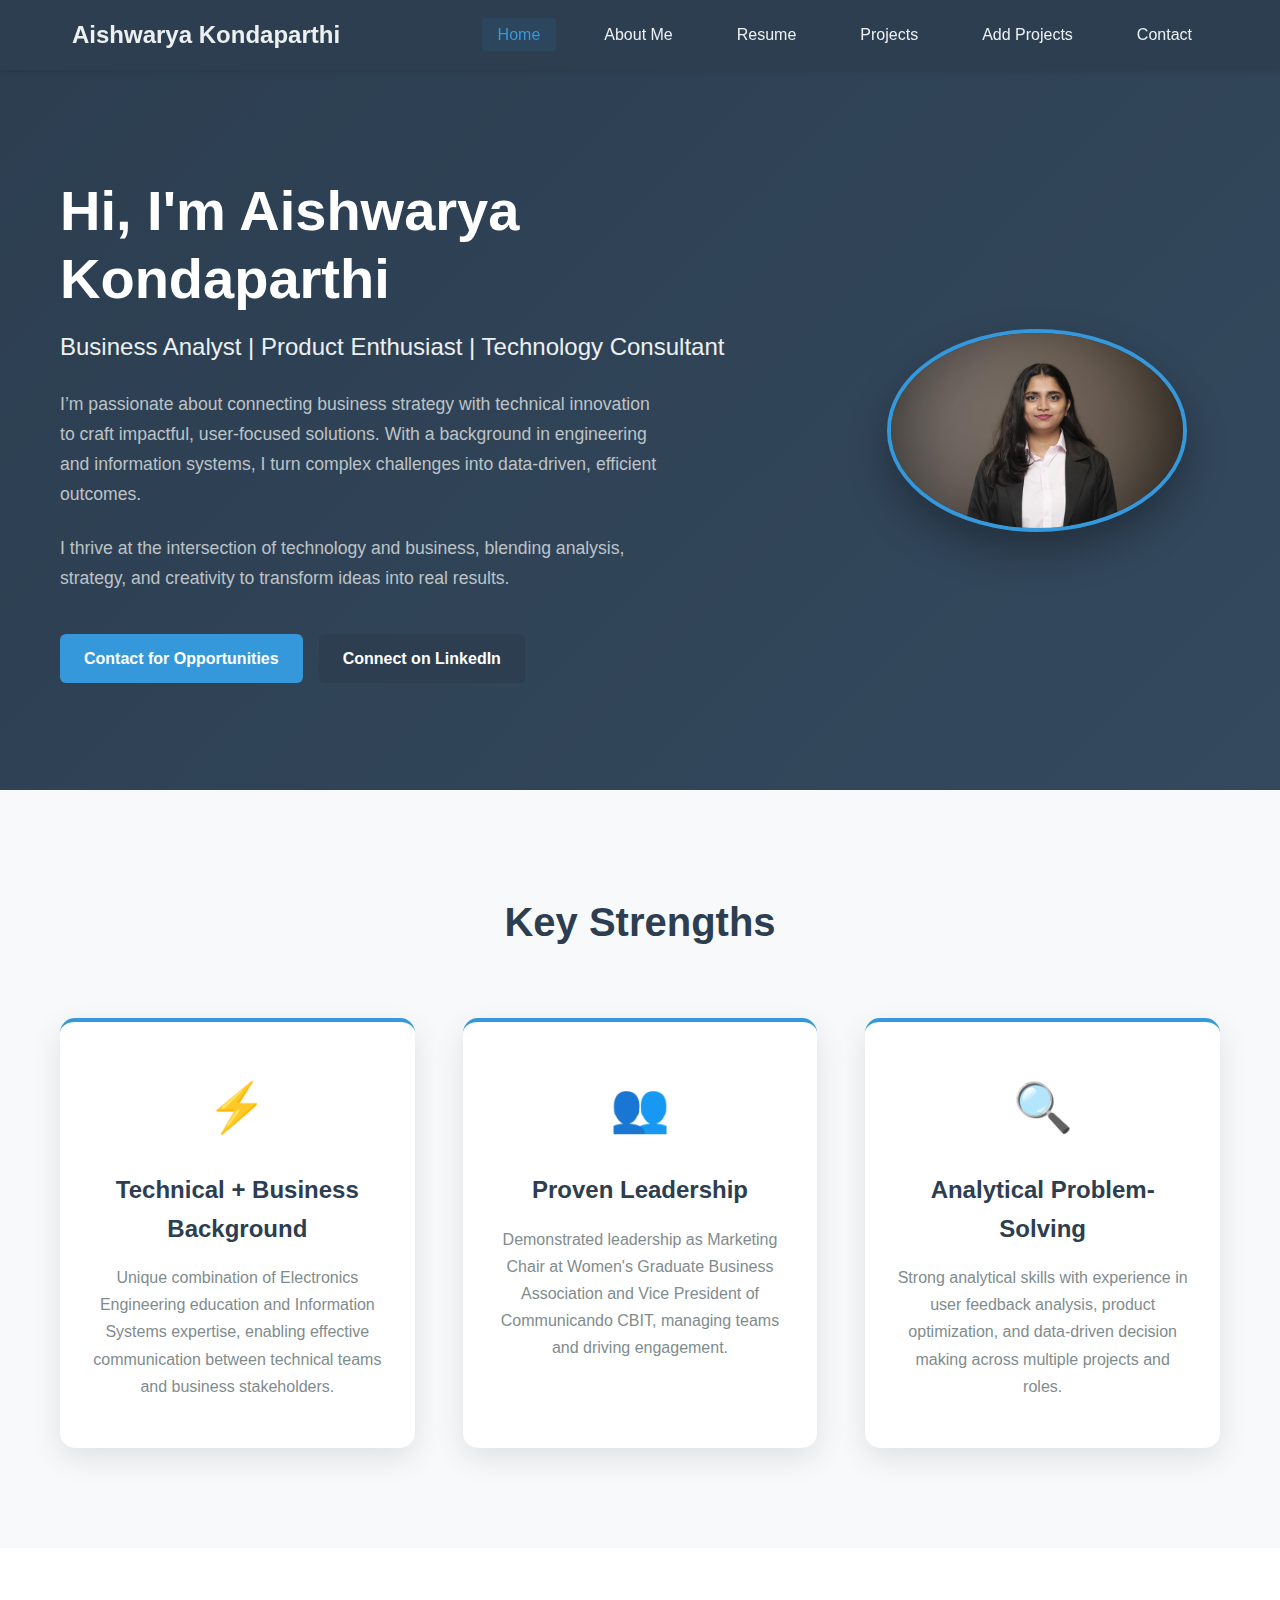
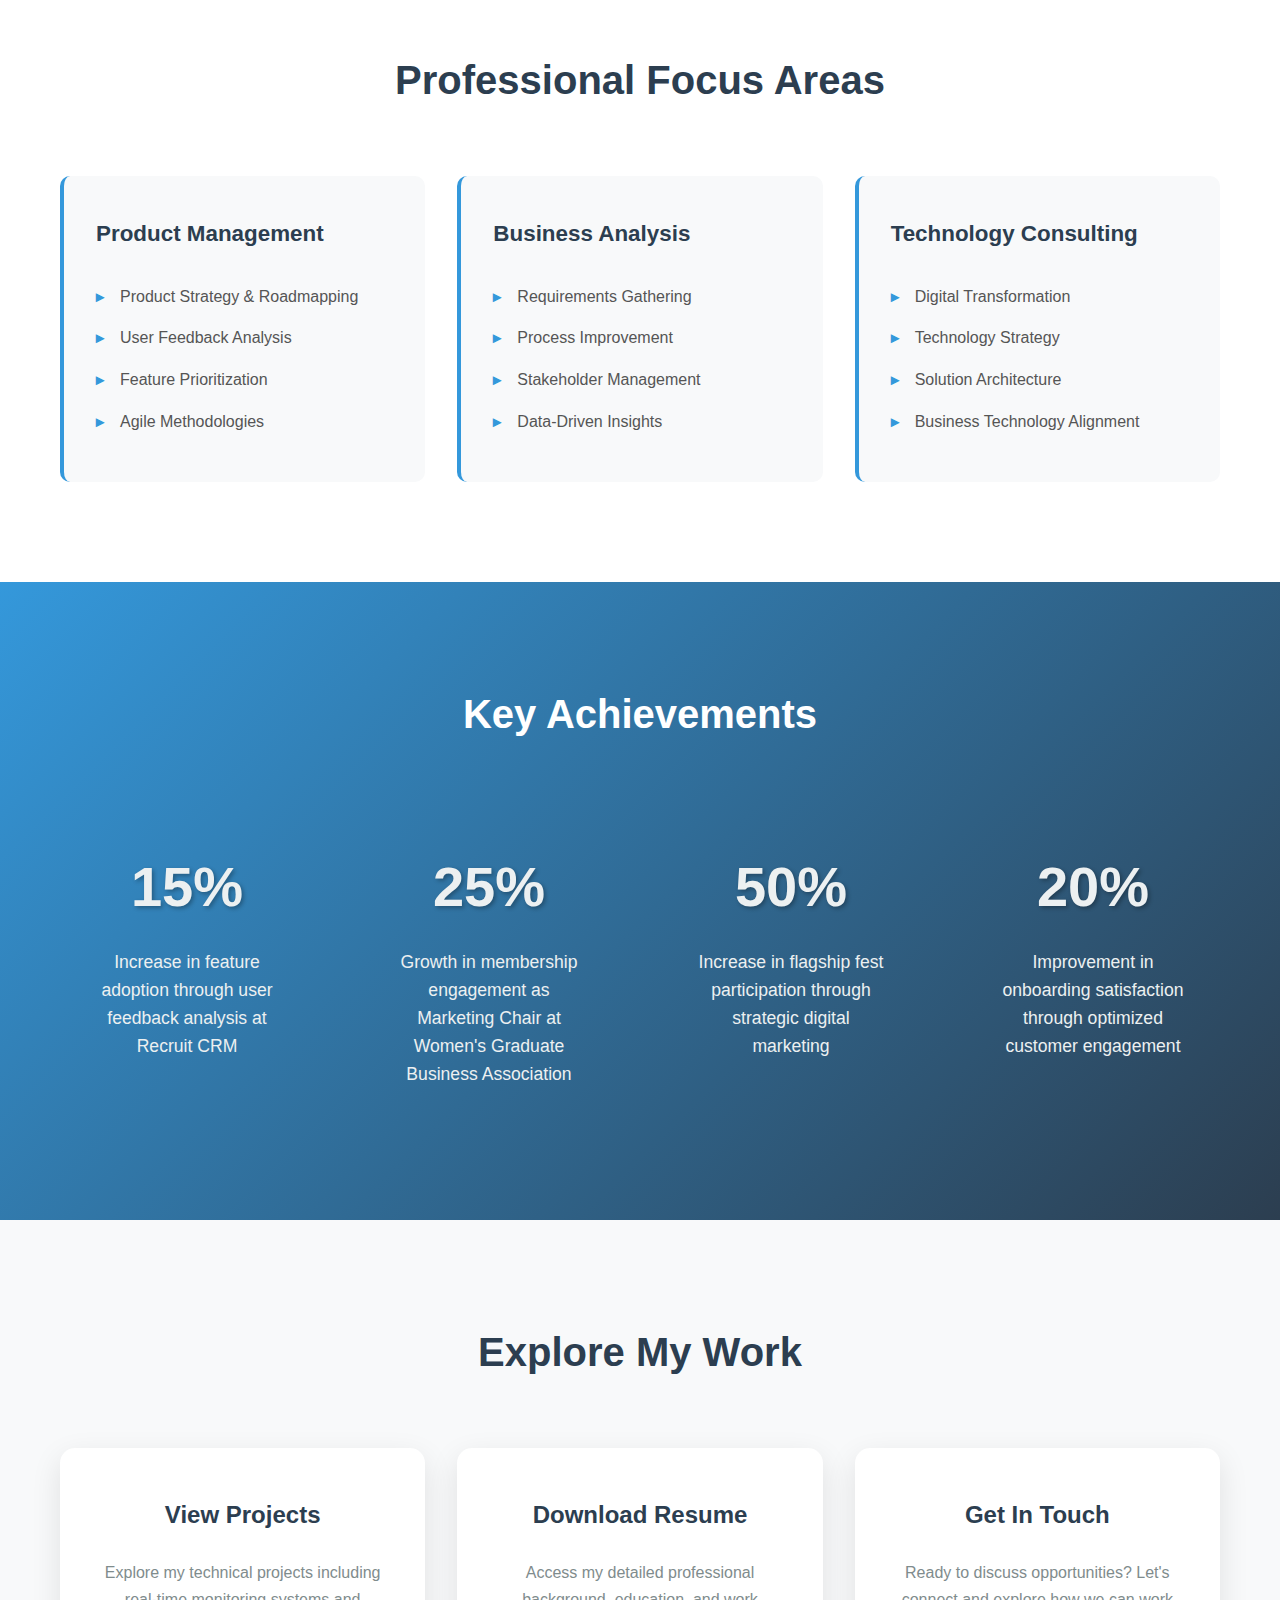
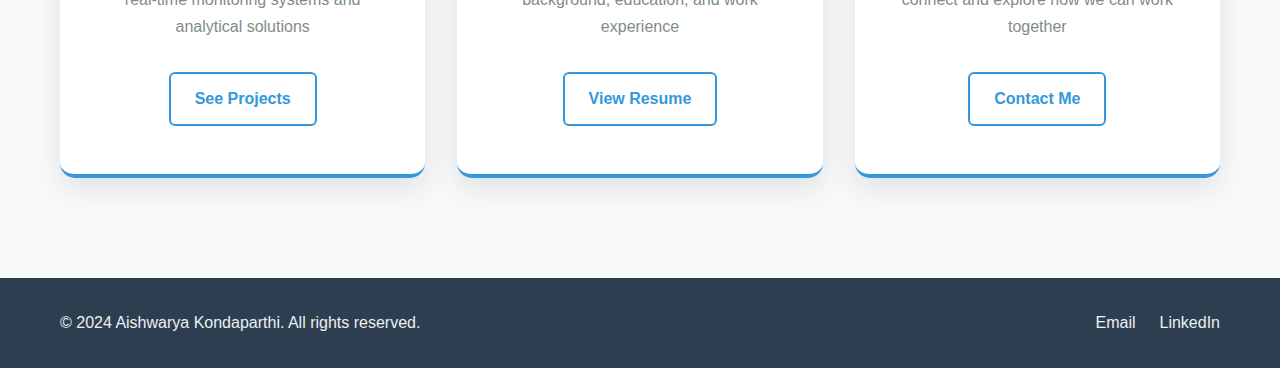
<file: templates/index.html>
<!DOCTYPE html>
<html lang="en">
<head>
    <meta charset="UTF-8">
    <meta name="viewport" content="width=device-width, initial-scale=1.0">
    <title>Aishwarya Kondaparthi - Business Analyst & Product Enthusiast</title>
    <link rel="stylesheet" href="/static/styles.css">
</head>
<body>
    <header>
        <nav>
            <div class="nav-container">
                <div class="logo">
                    <h1>Aishwarya Kondaparthi</h1>
                </div>
                <ul class="nav-menu">
                    <li><a href="/templates/index.html" class="active">Home</a></li>
                    <li><a href="/templates/about.html">About Me</a></li>
                    <li><a href="/templates/resume.html">Resume</a></li>
                    <li><a href="/templates/projects.html">Projects</a></li>
                    <li><a href="/templates/add_project.html">Add Projects</a></li>
                    <li><a href="/templates/contact.html">Contact</a></li>
                </ul>
            </div>
        </nav>
    </header>

    <main>
        <!-- Hero Section -->
        <section class="portfolio-hero">
            <div class="container">
                <div class="hero-content">
                    <div class="hero-text">
                        <h1>Hi, I'm Aishwarya Kondaparthi</h1>
                        <p class="hero-subtitle">Business Analyst | Product Enthusiast | Technology Consultant</p>
                        <p class="hero-description">I’m passionate about connecting business strategy with technical innovation to craft impactful, user-focused solutions. With a background in engineering and information systems, I turn complex challenges into data-driven, efficient outcomes.</p>
                        <p class="hero-description">I thrive at the intersection of technology and business, blending analysis, strategy, and creativity to transform ideas into real results.</p>
                        <div class="hero-buttons">
                            <a href="/templates/contact.html" class="btn btn-primary">Contact for Opportunities</a>
                            <a href="https://www.linkedin.com/in/aishwarya-kondaparthi" class="btn btn-secondary">Connect on LinkedIn</a>
                        </div>
                    </div>
                    <div class="hero-image">
                        <img src="/static/images/professional-photo.jpg" alt="Aishwarya Kondaparthi - Professional Photo" class="profile-photo" onerror="this.style.display='none';">
                    </div>
                </div>
            </div>
        </section>

        <!-- Key Strengths Section -->
        <section class="strengths-section">
            <div class="container">
                <h2>Key Strengths</h2>
                <div class="strengths-grid">
                    <div class="strength-card">
                        <div class="strength-icon">⚡</div>
                        <h3>Technical + Business Background</h3>
                        <p>Unique combination of Electronics Engineering education and Information Systems expertise, enabling effective communication between technical teams and business stakeholders.</p>
                    </div>
                    <div class="strength-card">
                        <div class="strength-icon">👥</div>
                        <h3>Proven Leadership</h3>
                        <p>Demonstrated leadership as Marketing Chair at Women's Graduate Business Association and Vice President of Communicando CBIT, managing teams and driving engagement.</p>
                    </div>
                    <div class="strength-card">
                        <div class="strength-icon">🔍</div>
                        <h3>Analytical Problem-Solving</h3>
                        <p>Strong analytical skills with experience in user feedback analysis, product optimization, and data-driven decision making across multiple projects and roles.</p>
                    </div>
                </div>
            </div>
        </section>

        <!-- Focus Areas Section -->
        <section class="focus-section">
            <div class="container">
                <h2>Professional Focus Areas</h2>
                <div class="focus-grid">
                    <div class="focus-card">
                        <h3>Product Management</h3>
                        <ul>
                            <li>Product Strategy & Roadmapping</li>
                            <li>User Feedback Analysis</li>
                            <li>Feature Prioritization</li>
                            <li>Agile Methodologies</li>
                        </ul>
                    </div>
                    <div class="focus-card">
                        <h3>Business Analysis</h3>
                        <ul>
                            <li>Requirements Gathering</li>
                            <li>Process Improvement</li>
                            <li>Stakeholder Management</li>
                            <li>Data-Driven Insights</li>
                        </ul>
                    </div>
                    <div class="focus-card">
                        <h3>Technology Consulting</h3>
                        <ul>
                            <li>Digital Transformation</li>
                            <li>Technology Strategy</li>
                            <li>Solution Architecture</li>
                            <li>Business Technology Alignment</li>
                        </ul>
                    </div>
                </div>
            </div>
        </section>

        <!-- Key Achievements Section -->
        <section class="achievements-section">
            <div class="container">
                <h2>Key Achievements</h2>
                <div class="achievements-grid">
                    <div class="achievement-item">
                        <div class="achievement-number">15%</div>
                        <p>Increase in feature adoption through user feedback analysis at Recruit CRM</p>
                    </div>
                    <div class="achievement-item">
                        <div class="achievement-number">25%</div>
                        <p>Growth in membership engagement as Marketing Chair at Women's Graduate Business Association</p>
                    </div>
                    <div class="achievement-item">
                        <div class="achievement-number">50%</div>
                        <p>Increase in flagship fest participation through strategic digital marketing</p>
                    </div>
                    <div class="achievement-item">
                        <div class="achievement-number">20%</div>
                        <p>Improvement in onboarding satisfaction through optimized customer engagement</p>
                    </div>
                </div>
            </div>
        </section>

        <!-- Quick Links Section -->
        <section class="quick-links">
            <div class="container">
                <h2>Explore My Work</h2>
                <div class="link-cards">
                    <div class="link-card">
                        <h3>View Projects</h3>
                        <p>Explore my technical projects including real-time monitoring systems and analytical solutions</p>
                        <a href="/templates/projects.html" class="btn btn-outline">See Projects</a>
                    </div>
                    <div class="link-card">
                        <h3>Download Resume</h3>
                        <p>Access my detailed professional background, education, and work experience</p>
                        <a href="/templates/resume.html" class="btn btn-outline">View Resume</a>
                    </div>
                    <div class="link-card">
                        <h3>Get In Touch</h3>
                        <p>Ready to discuss opportunities? Let's connect and explore how we can work together</p>
                        <a href="/templates/contact.html" class="btn btn-outline">Contact Me</a>
                    </div>
                </div>
            </div>
        </section>
    </main>

    <footer>
        <div class="container">
            <p>&copy; 2024 Aishwarya Kondaparthi. All rights reserved.</p>
            <div class="social-links">
                <a href="mailto:aikonda@iu.edu">Email</a>
                <a href="https://www.linkedin.com/in/aishwarya-kondaparthi">LinkedIn</a>
            </div>
        </div>
    </footer>

    <script>
        // Check if image loads successfully, if not hide the image container
        window.addEventListener('load', function() {
            const img = document.querySelector('.profile-photo');
            const imageContainer = document.querySelector('.hero-image');
            
            if (img && img.complete && img.naturalHeight === 0) {
                imageContainer.style.display = 'none';
            }
        });
    </script>
</body>
</html>
</file>
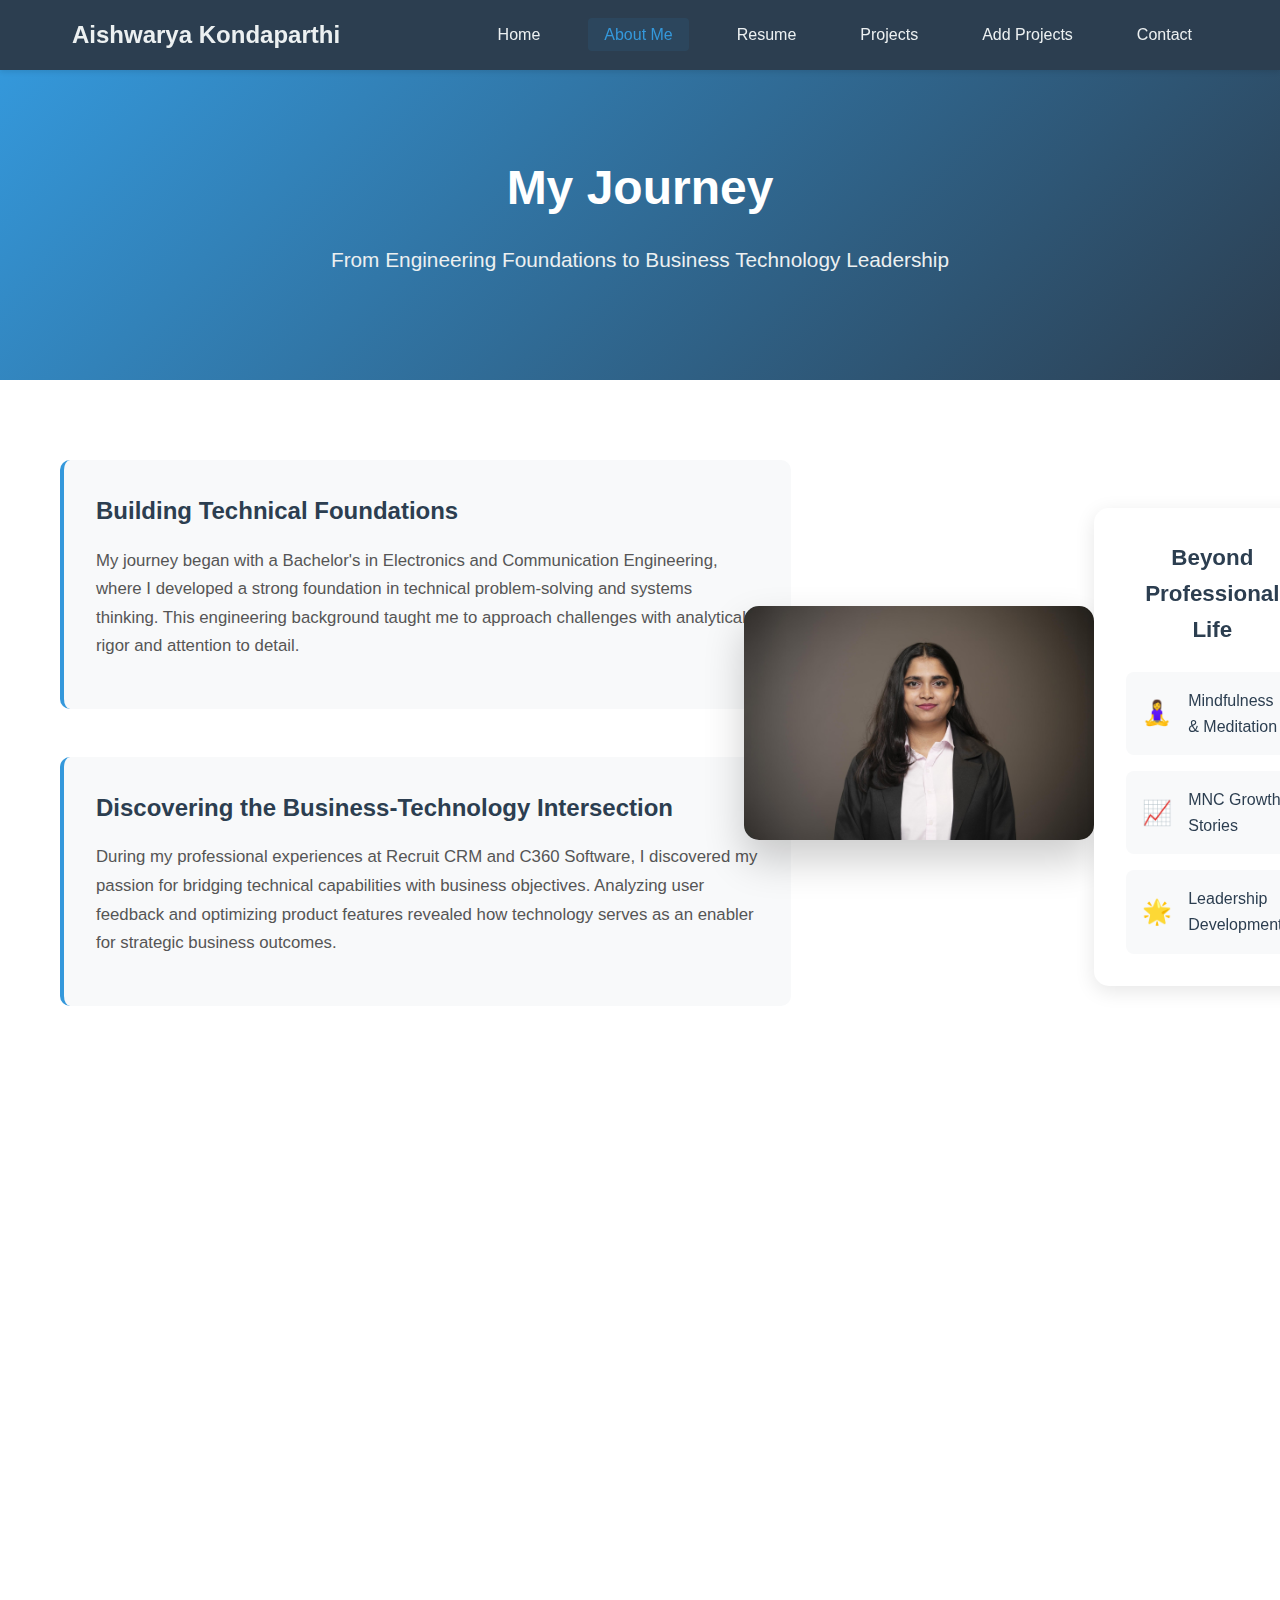
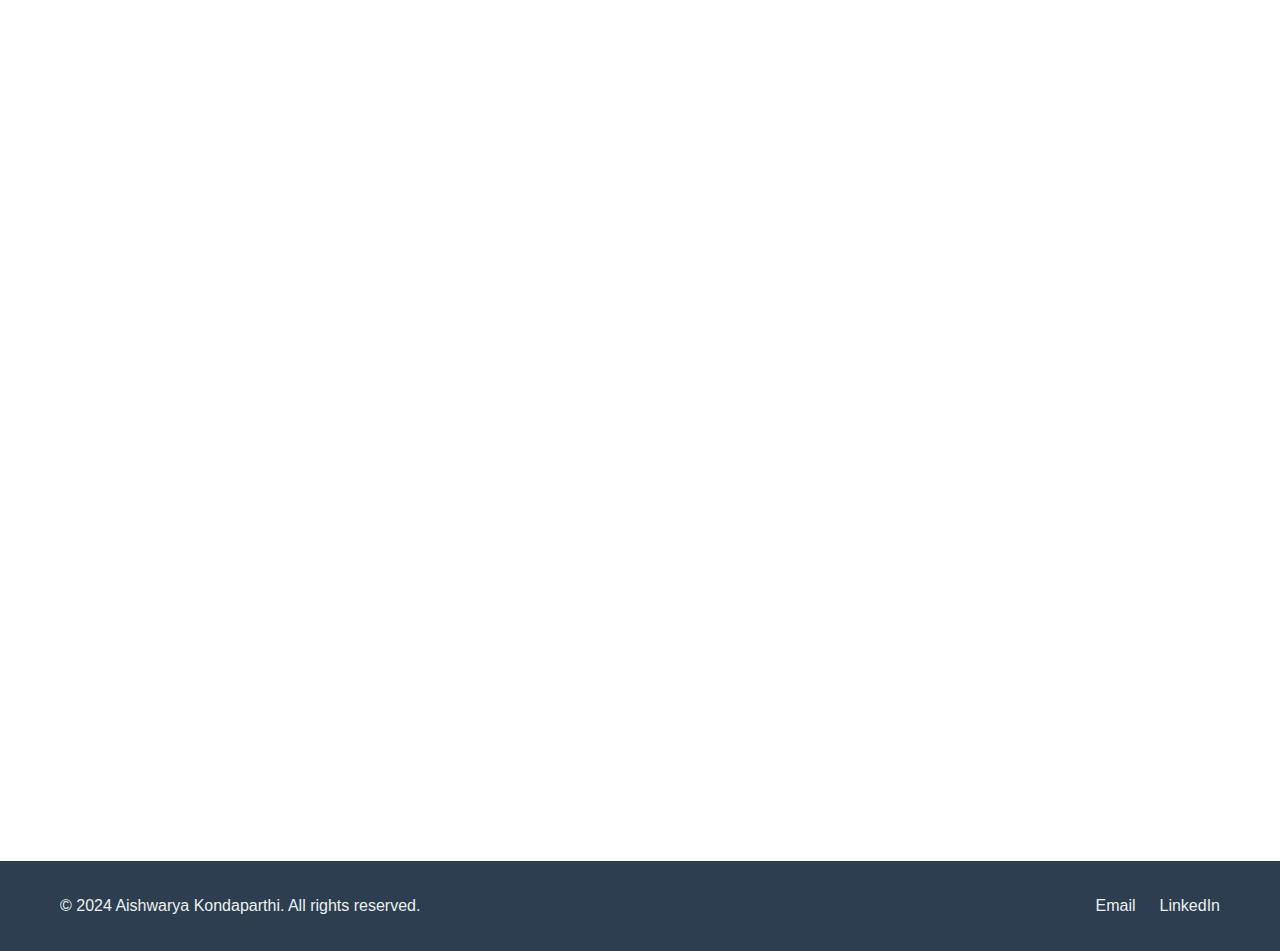
<file: templates/about.html>
<!DOCTYPE html>
<html lang="en">
<head>
    <meta charset="UTF-8">
    <meta name="viewport" content="width=device-width, initial-scale=1.0">
    <title>About Me - Aishwarya Kondaparthi</title>
    <link rel="stylesheet" href="/static/styles.css">
</head>
<body>
    <header>
        <nav>
            <div class="nav-container">
                <div class="logo">
                    <h1>Aishwarya Kondaparthi</h1>
                </div>
                <ul class="nav-menu">
                    <li><a href="/templates/index.html">Home</a></li>
                    <li><a href="/templates/about.html" class="active">About Me</a></li>
                    <li><a href="/templates/resume.html">Resume</a></li>
                    <li><a href="/templates/projects.html">Projects</a></li>
                    <li><a href="/templates/add_project.html">Add Projects</a></li>
                    <li><a href="/templates/contact.html">Contact</a></li>
                </ul>
            </div>
        </nav>
    </header>

    <main>
        <section class="about-hero">
            <div class="container">
                <h1 class="fade-in">My Journey</h1>
                <p class="hero-subtitle fade-in-delay">From Engineering Foundations to Business Technology Leadership</p>
            </div>
        </section>

        <section class="about-content">
            <div class="container">
                <div class="about-grid">
                    <div class="about-text">
                        <div class="story-section slide-in-left">
                            <h2>Building Technical Foundations</h2>
                            <p>My journey began with a Bachelor's in Electronics and Communication Engineering, where I developed a strong foundation in technical problem-solving and systems thinking. This engineering background taught me to approach challenges with analytical rigor and attention to detail.</p>
                        </div>

                        <div class="story-section slide-in-right">
                            <h2>Discovering the Business-Technology Intersection</h2>
                            <p>During my professional experiences at Recruit CRM and C360 Software, I discovered my passion for bridging technical capabilities with business objectives. Analyzing user feedback and optimizing product features revealed how technology serves as an enabler for strategic business outcomes.</p>
                        </div>

                        <div class="story-section slide-in-left">
                            <h2>Pursuing Strategic Leadership</h2>
                            <p>Currently pursuing my Master's in Information Systems at Indiana University, I'm deepening my expertise in cloud architecture, AI, and product management. My leadership roles—from Vice President of Communicando CBIT to Marketing Chair at Women's Graduate Business Association—have honed my ability to drive engagement and deliver results.</p>
                        </div>

                        <div class="story-section slide-in-right">
                            <h2>My Professional Philosophy</h2>
                            <p>I believe in creating technology solutions that are not just technically sound but also strategically aligned with business goals and user needs. My approach combines analytical thinking with creative problem-solving, ensuring solutions are both innovative and practical.</p>
                        </div>

                        <div class="values-section fade-in">
                            <h3>Core Values</h3>
                            <div class="values-grid">
                                <div class="value-item">
                                    <span class="value-icon">🎯</span>
                                    <h4>Strategic Impact</h4>
                                    <p>Focusing on solutions that drive measurable business value</p>
                                </div>
                                <div class="value-item">
                                    <span class="value-icon">🤝</span>
                                    <h4>Collaborative Leadership</h4>
                                    <p>Building bridges between technical teams and business stakeholders</p>
                                </div>
                                <div class="value-item">
                                    <span class="value-icon">💡</span>
                                    <h4>Continuous Learning</h4>
                                    <p>Staying curious about emerging technologies and business trends</p>
                                </div>
                            </div>
                        </div>
                    </div>
                    
                    <div class="about-image">
                        <img src="/static/images/professional-photo.jpg" alt="Aishwarya Kondaparthi - Professional Photo" class="profile-photo float-animation" onerror="this.style.display='none'; document.getElementById('imagePlaceholder').style.display='block';">
                        <div id="imagePlaceholder" class="image-placeholder" style="display: none;">
                            <p>Add your professional photo as 'professional-photo.jpg' in the images folder</p>
                        </div>
                        
                        <div class="personal-interests fade-in">
                            <h3>Beyond Professional Life</h3>
                            <div class="interests-list">
                                <div class="interest-item">
                                    <span class="interest-icon">🧘‍♀️</span>
                                    <span>Mindfulness & Meditation</span>
                                </div>
                                <div class="interest-item">
                                    <span class="interest-icon">📈</span>
                                    <span>MNC Growth Stories</span>
                                </div>
                                <div class="interest-item">
                                    <span class="interest-icon">🌟</span>
                                    <span>Leadership Development</span>
                                </div>
                            </div>
                        </div>
                    </div>
                </div>
            </div>
        </section>
    </main>

    <footer>
        <div class="container">
            <p>&copy; 2024 Aishwarya Kondaparthi. All rights reserved.</p>
            <div class="social-links">
                <a href="mailto:aikonda@iu.edu">Email</a>
                <a href="https://www.linkedin.com/in/aishwarya-kondaparthi">LinkedIn</a>
            </div>
        </div>
    </footer>

    <script>
        // Intersection Observer for scroll animations
        const observerOptions = {
            threshold: 0.1,
            rootMargin: '0px 0px -50px 0px'
        };

        const observer = new IntersectionObserver((entries) => {
            entries.forEach(entry => {
                if (entry.isIntersecting) {
                    entry.target.style.opacity = '1';
                    entry.target.style.transform = 'translateY(0)';
                }
            });
        }, observerOptions);

        // Observe all animated elements
        document.addEventListener('DOMContentLoaded', function() {
            const animatedElements = document.querySelectorAll('.fade-in, .fade-in-delay, .slide-in-left, .slide-in-right, .float-animation');
            
            animatedElements.forEach(el => {
                el.style.opacity = '0';
                if (el.classList.contains('slide-in-left')) {
                    el.style.transform = 'translateX(-50px)';
                } else if (el.classList.contains('slide-in-right')) {
                    el.style.transform = 'translateX(50px)';
                } else if (el.classList.contains('fade-in') || el.classList.contains('fade-in-delay')) {
                    el.style.transform = 'translateY(30px)';
                }
                observer.observe(el);
            });

            // Check if image loads successfully
            const img = document.querySelector('.profile-photo');
            const placeholder = document.getElementById('imagePlaceholder');
            
            if (img && img.complete && img.naturalHeight === 0) {
                img.style.display = 'none';
                placeholder.style.display = 'block';
            }
        });
    </script>
</body>
</html>
</file>
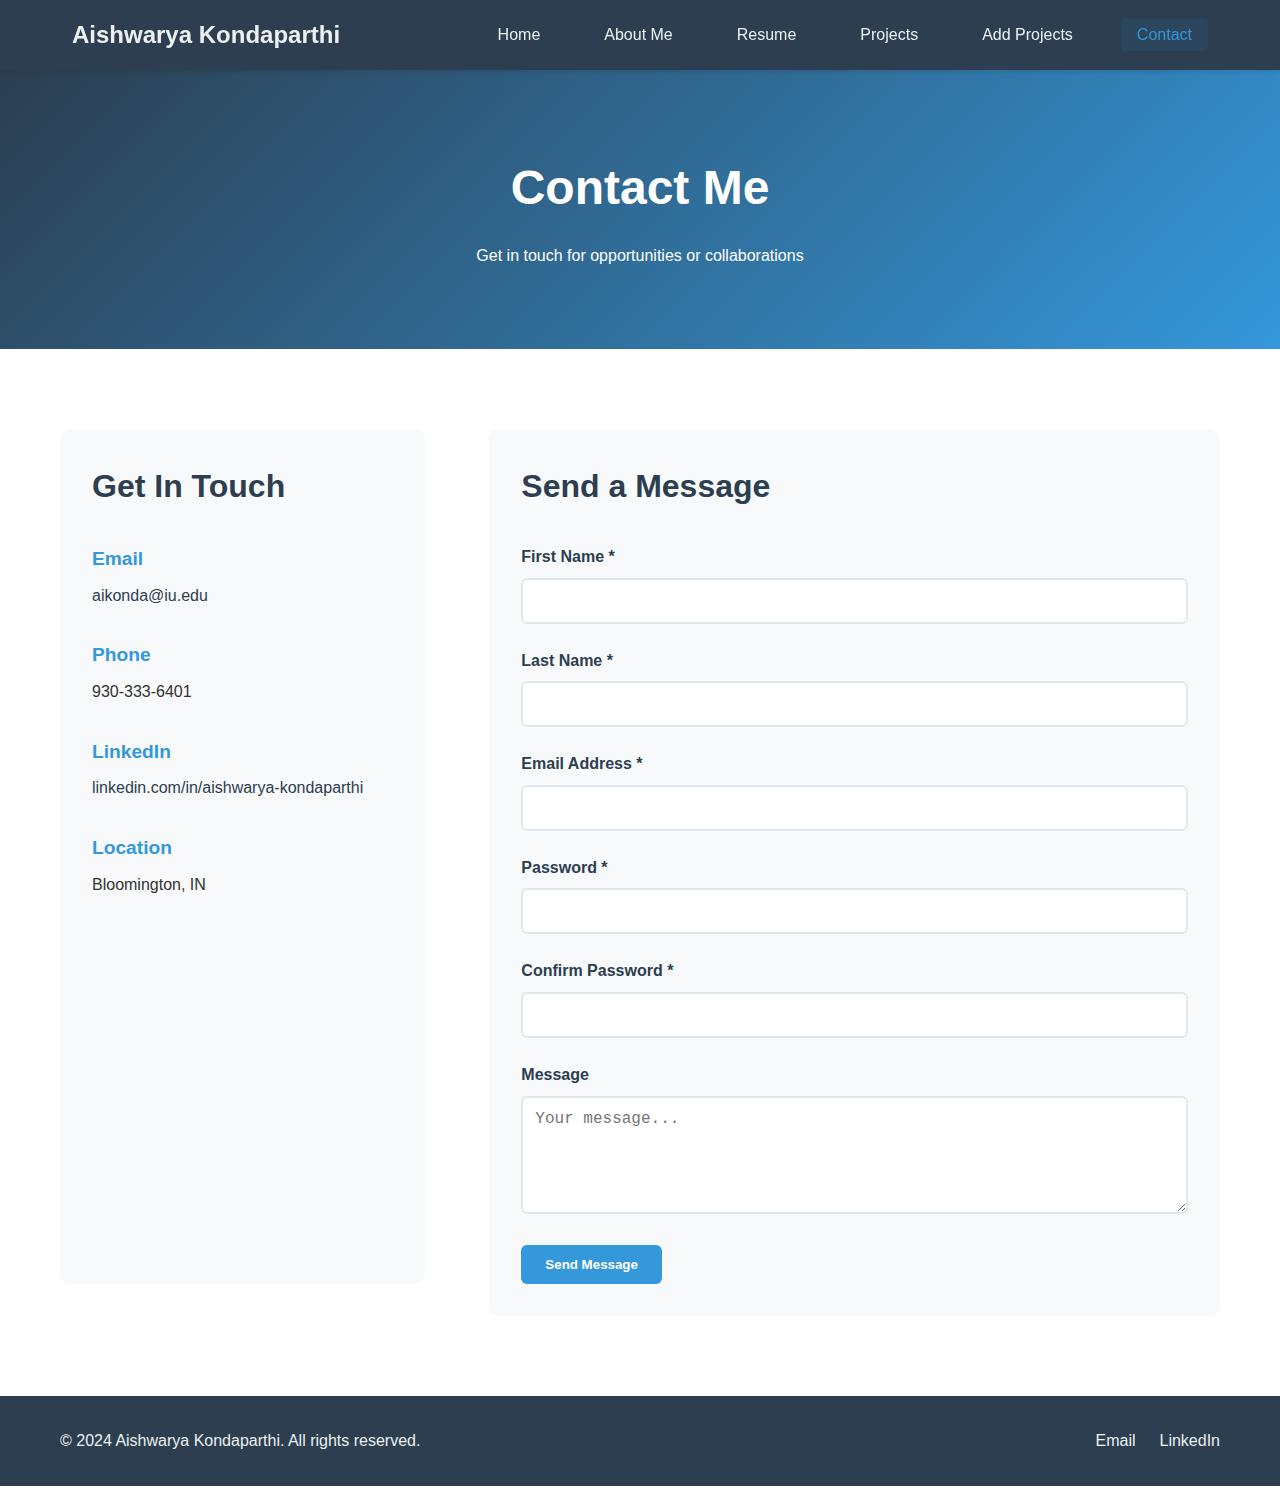
<file: templates/contact.html>
<!DOCTYPE html>
<html lang="en">
<head>
    <meta charset="UTF-8">
    <meta name="viewport" content="width=device-width, initial-scale=1.0">
    <title>Contact - Aishwarya Kondaparthi</title>
    <link rel="stylesheet" href="/static/styles.css">
</head>
<body>
    <header>
        <nav>
            <div class="nav-container">
                <div class="logo">
                    <h1>Aishwarya Kondaparthi</h1>
                </div>
                <ul class="nav-menu">
                    <li><a href="/templates/index.html">Home</a></li>
                    <li><a href="/templates/about.html">About Me</a></li>
                    <li><a href="/templates/resume.html">Resume</a></li>
                    <li><a href="/templates/projects.html">Projects</a></li>
                    <li><a href="/templates/add_project.html">Add Projects</a></li>
                    <li><a href="/templates/contact.html" class="active">Contact</a></li>
                </ul>
            </div>
        </nav>
    </header>

    <main>
        <section class="contact-hero">
            <div class="container">
                <h1>Contact Me</h1>
                <p>Get in touch for opportunities or collaborations</p>
            </div>
        </section>

        <section class="contact-content">
            <div class="container">
                <div class="contact-grid">
                    <div class="contact-info">
                        <h2>Get In Touch</h2>
                        <div class="contact-item">
                            <h3>Email</h3>
                            <p><a href="mailto:aikonda@iu.edu">aikonda@iu.edu</a></p>
                        </div>
                        <div class="contact-item">
                            <h3>Phone</h3>
                            <p>930-333-6401</p>
                        </div>
                        <div class="contact-item">
                            <h3>LinkedIn</h3>
                            <p><a href="https://www.linkedin.com/in/aishwarya-kondaparthi">linkedin.com/in/aishwarya-kondaparthi</a></p>
                        </div>
                        <div class="contact-item">
                            <h3>Location</h3>
                            <p>Bloomington, IN</p>
                        </div>
                    </div>

                    <div class="contact-form">
                        <h2>Send a Message</h2>
                        <form id="contactForm" action="/templates/thankyou.html" method="GET">
                            <div class="form-group">
                                <label for="firstName">First Name *</label>
                                <input type="text" id="firstName" name="firstName" required>
                                <span class="error-message" id="firstNameError"></span>
                            </div>

                            <div class="form-group">
                                <label for="lastName">Last Name *</label>
                                <input type="text" id="lastName" name="lastName" required>
                                <span class="error-message" id="lastNameError"></span>
                            </div>

                            <div class="form-group">
                                <label for="email">Email Address *</label>
                                <input type="email" id="email" name="email" required pattern="[a-z0-9._%+-]+@[a-z0-9.-]+\.[a-z]{2,}$">
                                <span class="error-message" id="emailError"></span>
                            </div>

                            <div class="form-group">
                                <label for="password">Password *</label>
                                <input type="password" id="password" name="password" required minlength="8">
                                <span class="error-message" id="passwordError"></span>
                            </div>

                            <div class="form-group">
                                <label for="confirmPassword">Confirm Password *</label>
                                <input type="password" id="confirmPassword" name="confirmPassword" required>
                                <span class="error-message" id="confirmPasswordError"></span>
                            </div>

                            <div class="form-group">
                                <label for="message">Message</label>
                                <textarea id="message" name="message" rows="5" placeholder="Your message..."></textarea>
                            </div>

                            <button type="submit" class="btn btn-primary">Send Message</button>
                        </form>
                    </div>
                </div>
            </div>
        </section>
    </main>

    <footer>
        <div class="container">
            <p>&copy; 2024 Aishwarya Kondaparthi. All rights reserved.</p>
            <div class="social-links">
                <a href="mailto:aikonda@iu.edu">Email</a>
                <a href="https://www.linkedin.com/in/aishwarya-kondaparthi">LinkedIn</a>
            </div>
        </div>
    </footer>

    <script>
        document.getElementById('contactForm').addEventListener('submit', function(e) {
            let isValid = true;
            
            // Clear previous errors
            document.querySelectorAll('.error-message').forEach(el => el.textContent = '');
            
            // Password validation
            const password = document.getElementById('password').value;
            const confirmPassword = document.getElementById('confirmPassword').value;
            
            if (password.length < 8) {
                document.getElementById('passwordError').textContent = 'Password must be at least 8 characters';
                isValid = false;
            }
            
            if (password !== confirmPassword) {
                document.getElementById('confirmPasswordError').textContent = 'Passwords do not match';
                isValid = false;
            }
            
            if (!isValid) {
                e.preventDefault();
            }
        });
    </script>
</body>
</html>
</file>
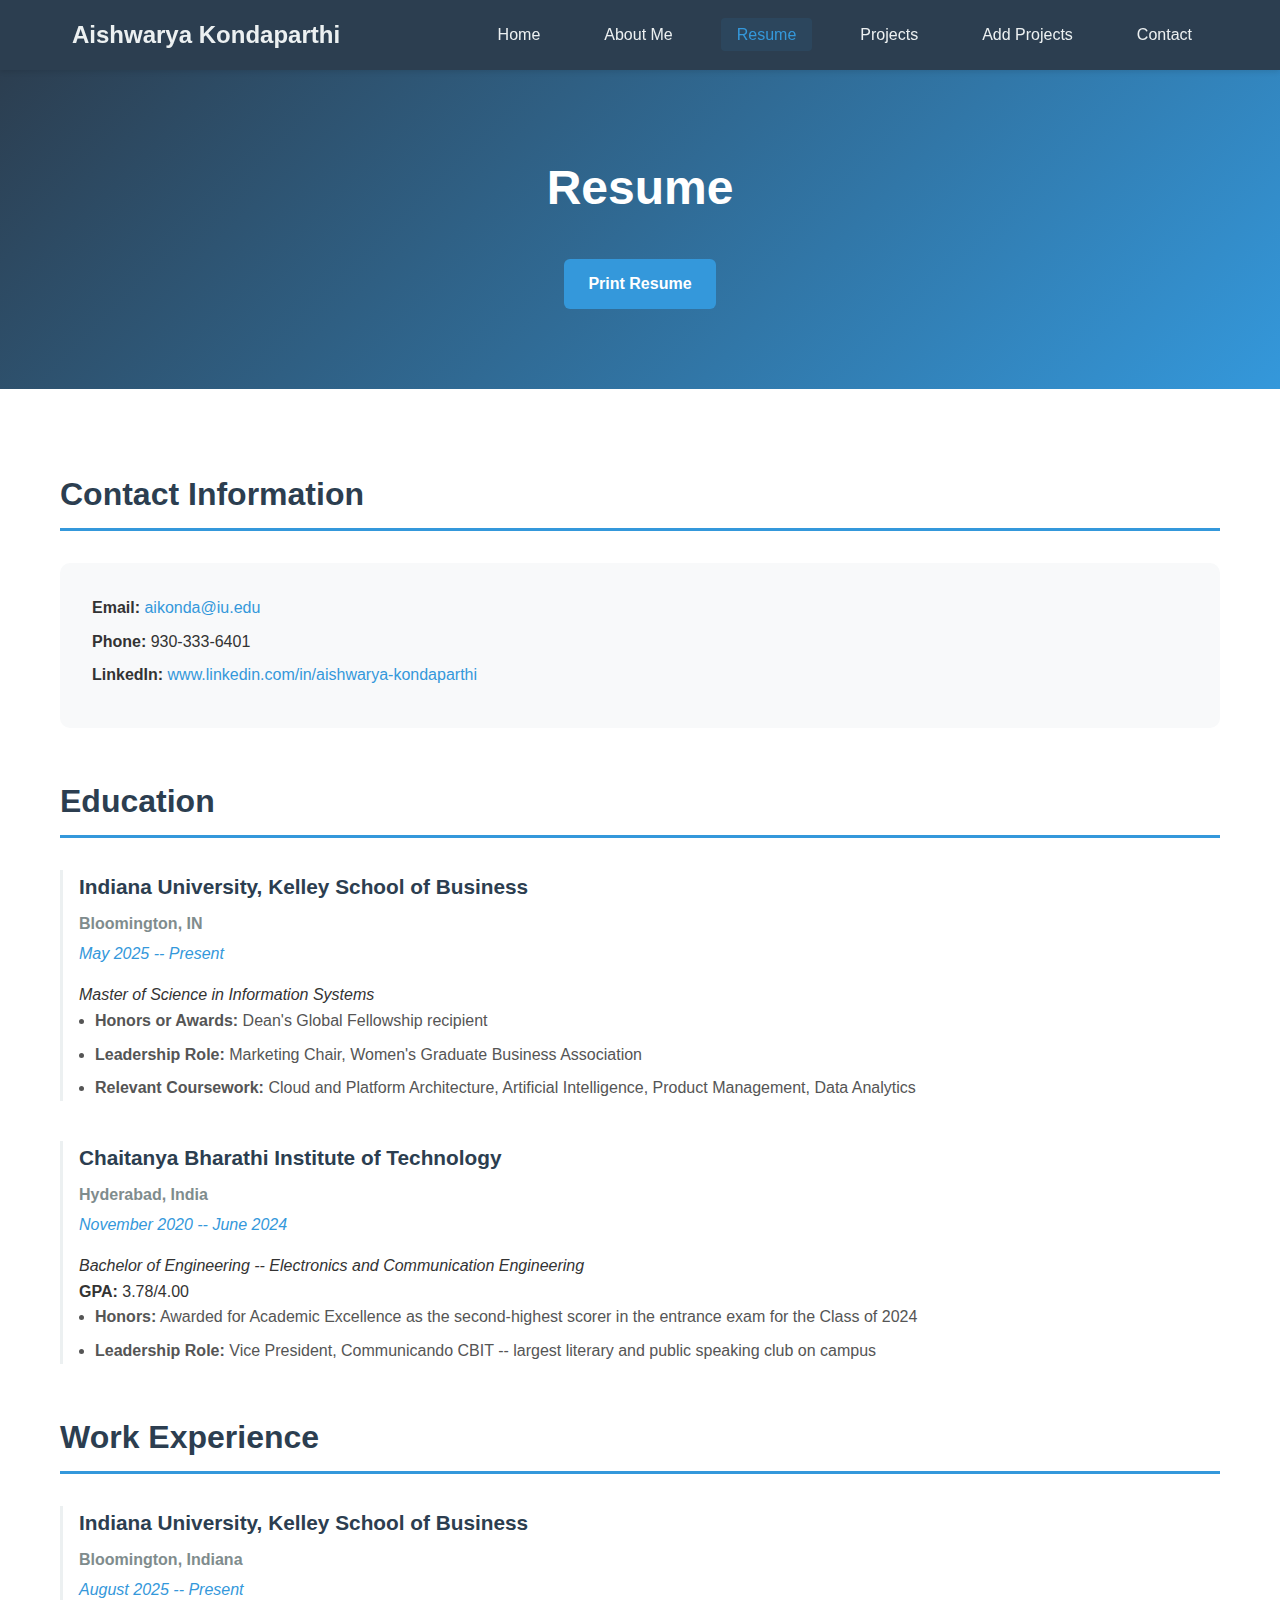
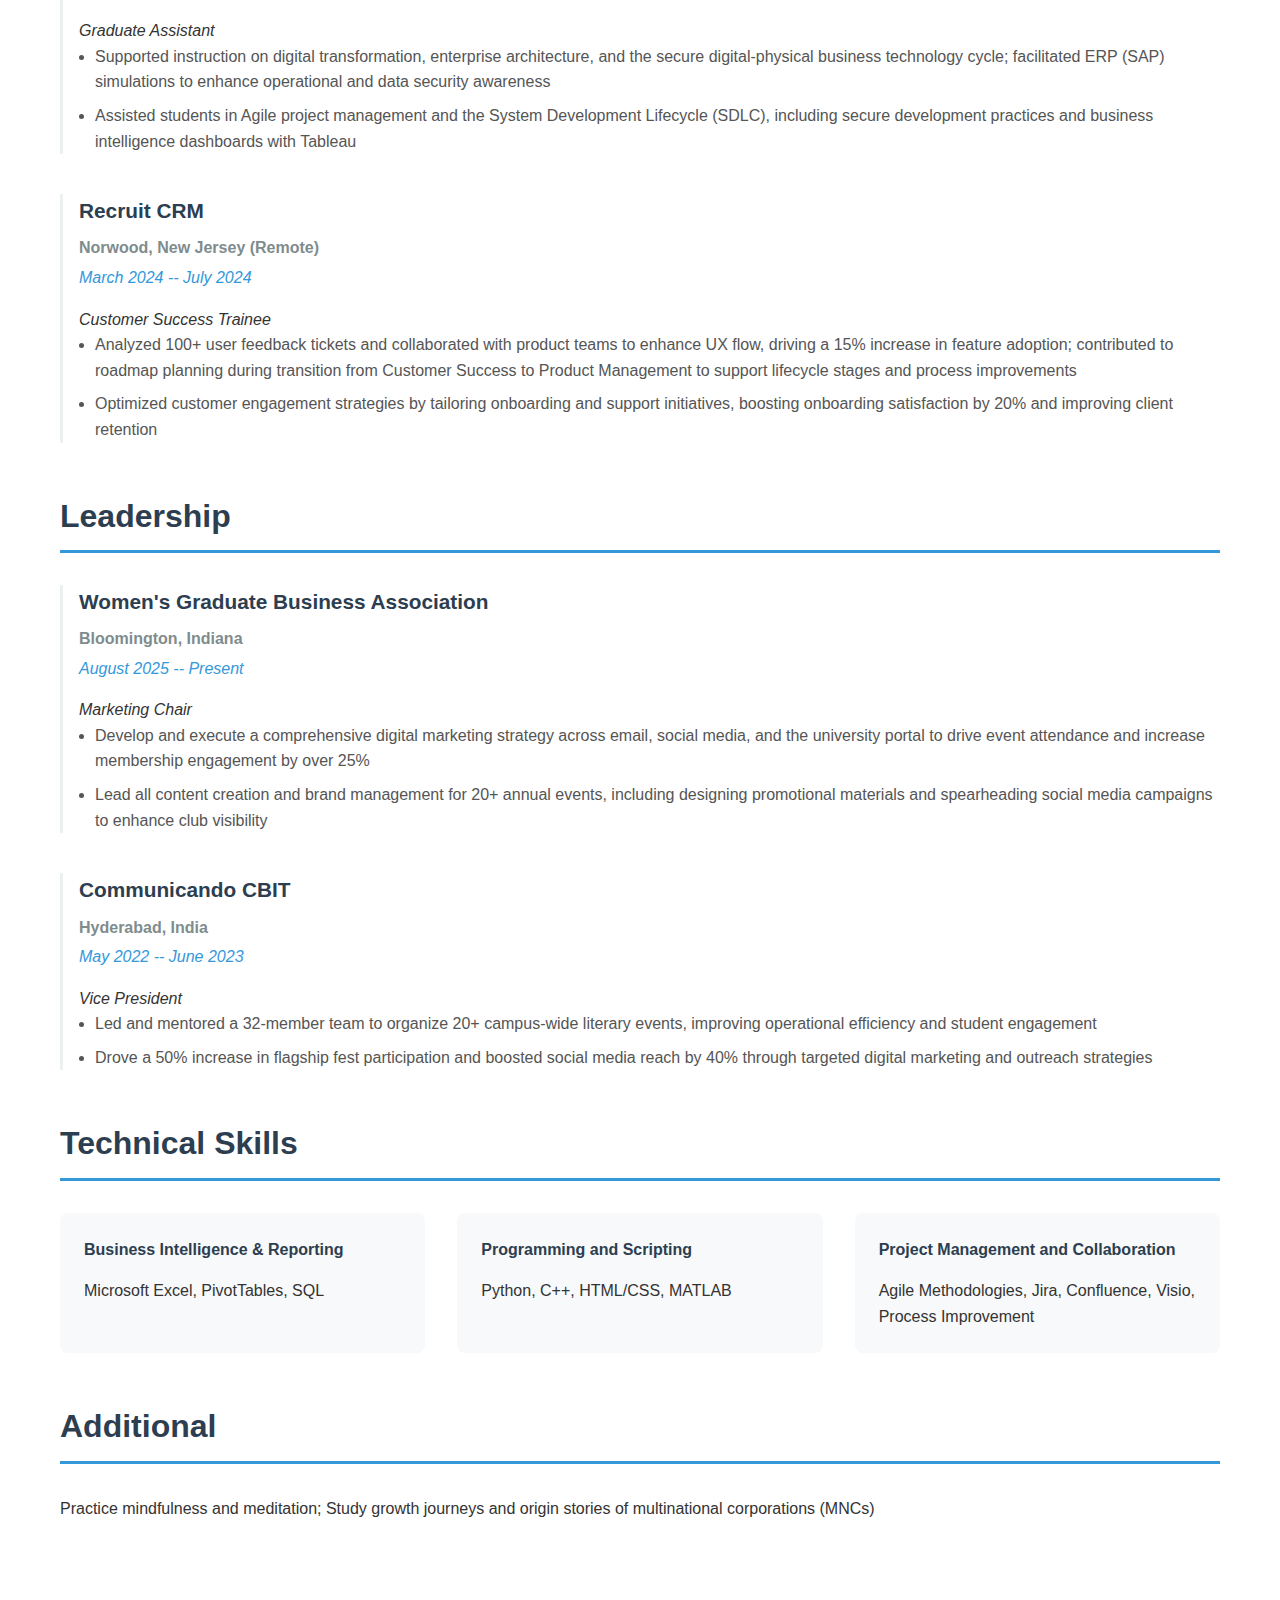
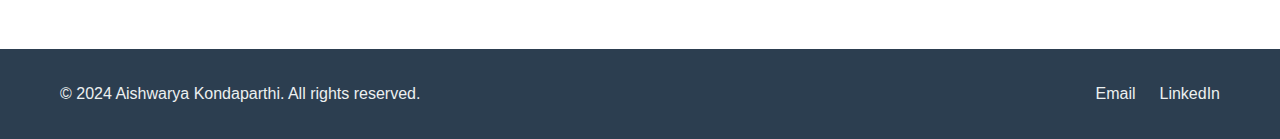
<file: templates/resume.html>
<!DOCTYPE html>
<html lang="en">
<head>
    <meta charset="UTF-8">
    <meta name="viewport" content="width=device-width, initial-scale=1.0">
    <title>Resume - Aishwarya Kondaparthi</title>
    <link rel="stylesheet" href="/static/styles.css">
</head>
<body>
    <header>
        <nav>
            <div class="nav-container">
                <div class="logo">
                    <h1>Aishwarya Kondaparthi</h1>
                </div>
                <ul class="nav-menu">
                    <li><a href="/templates/index.html">Home</a></li>
                    <li><a href="/templates/about.html">About Me</a></li>
                    <li><a href="/templates/resume.html" class="active">Resume</a></li>
                    <li><a href="/templates/projects.html">Projects</a></li>
                    <li><a href="/templates/add_project.html">Add Projects</a></li>
                    <li><a href="/templates/contact.html">Contact</a></li>
                </ul>
            </div>
        </nav>
    </header>

    <main>
        <section class="resume-hero">
            <div class="container">
                <h1>Resume</h1>
                <a href="#" class="btn btn-primary" onclick="window.print()">Print Resume</a>
            </div>
        </section>

        <section class="resume-content">
            <div class="container">
                <div class="resume-section">
                    <h2>Contact Information</h2>
                    <div class="contact-info">
                        <p><strong>Email:</strong> <a href="mailto:aikonda@iu.edu">aikonda@iu.edu</a></p>
                        <p><strong>Phone:</strong> 930-333-6401</p>
                        <p><strong>LinkedIn:</strong> <a href="http://www.linkedin.com/in/aishwarya-kondaparthi">www.linkedin.com/in/aishwarya-kondaparthi</a></p>
                    </div>
                </div>

                <div class="resume-section">
                    <h2>Education</h2>
                    
                    <div class="resume-item">
                        <h3>Indiana University, Kelley School of Business</h3>
                        <p class="location">Bloomington, IN</p>
                        <p class="date">May 2025 -- Present</p>
                        <p><em>Master of Science in Information Systems</em></p>
                        <ul>
                            <li><strong>Honors or Awards:</strong> Dean's Global Fellowship recipient</li>
                            <li><strong>Leadership Role:</strong> Marketing Chair, Women's Graduate Business Association</li>
                            <li><strong>Relevant Coursework:</strong> Cloud and Platform Architecture, Artificial Intelligence, Product Management, Data Analytics</li>
                        </ul>
                    </div>

                    <div class="resume-item">
                        <h3>Chaitanya Bharathi Institute of Technology</h3>
                        <p class="location">Hyderabad, India</p>
                        <p class="date">November 2020 -- June 2024</p>
                        <p><em>Bachelor of Engineering -- Electronics and Communication Engineering</em></p>
                        <p><strong>GPA:</strong> 3.78/4.00</p>
                        <ul>
                            <li><strong>Honors:</strong> Awarded for Academic Excellence as the second-highest scorer in the entrance exam for the Class of 2024</li>
                            <li><strong>Leadership Role:</strong> Vice President, Communicando CBIT -- largest literary and public speaking club on campus</li>
                        </ul>
                    </div>
                </div>

                <div class="resume-section">
                    <h2>Work Experience</h2>
                    
                    <div class="resume-item">
                        <h3>Indiana University, Kelley School of Business</h3>
                        <p class="location">Bloomington, Indiana</p>
                        <p class="date">August 2025 -- Present</p>
                        <p><em>Graduate Assistant</em></p>
                        <ul>
                            <li>Supported instruction on digital transformation, enterprise architecture, and the secure digital-physical business technology cycle; facilitated ERP (SAP) simulations to enhance operational and data security awareness</li>
                            <li>Assisted students in Agile project management and the System Development Lifecycle (SDLC), including secure development practices and business intelligence dashboards with Tableau</li>
                        </ul>
                    </div>

                    <div class="resume-item">
                        <h3>Recruit CRM</h3>
                        <p class="location">Norwood, New Jersey (Remote)</p>
                        <p class="date">March 2024 -- July 2024</p>
                        <p><em>Customer Success Trainee</em></p>
                        <ul>
                            <li>Analyzed 100+ user feedback tickets and collaborated with product teams to enhance UX flow, driving a 15% increase in feature adoption; contributed to roadmap planning during transition from Customer Success to Product Management to support lifecycle stages and process improvements</li>
                            <li>Optimized customer engagement strategies by tailoring onboarding and support initiatives, boosting onboarding satisfaction by 20% and improving client retention</li>
                        </ul>
                    </div>
                </div>

                <div class="resume-section">
                    <h2>Leadership</h2>
                    
                    <div class="resume-item">
                        <h3>Women's Graduate Business Association</h3>
                        <p class="location">Bloomington, Indiana</p>
                        <p class="date">August 2025 -- Present</p>
                        <p><em>Marketing Chair</em></p>
                        <ul>
                            <li>Develop and execute a comprehensive digital marketing strategy across email, social media, and the university portal to drive event attendance and increase membership engagement by over 25%</li>
                            <li>Lead all content creation and brand management for 20+ annual events, including designing promotional materials and spearheading social media campaigns to enhance club visibility</li>
                        </ul>
                    </div>

                    <div class="resume-item">
                        <h3>Communicando CBIT</h3>
                        <p class="location">Hyderabad, India</p>
                        <p class="date">May 2022 -- June 2023</p>
                        <p><em>Vice President</em></p>
                        <ul>
                            <li>Led and mentored a 32-member team to organize 20+ campus-wide literary events, improving operational efficiency and student engagement</li>
                            <li>Drove a 50% increase in flagship fest participation and boosted social media reach by 40% through targeted digital marketing and outreach strategies</li>
                        </ul>
                    </div>
                </div>

                <div class="resume-section">
                    <h2>Technical Skills</h2>
                    <div class="skills-grid">
                        <div class="skill-category">
                            <h4>Business Intelligence & Reporting</h4>
                            <p>Microsoft Excel, PivotTables, SQL</p>
                        </div>
                        <div class="skill-category">
                            <h4>Programming and Scripting</h4>
                            <p>Python, C++, HTML/CSS, MATLAB</p>
                        </div>
                        <div class="skill-category">
                            <h4>Project Management and Collaboration</h4>
                            <p>Agile Methodologies, Jira, Confluence, Visio, Process Improvement</p>
                        </div>
                    </div>
                </div>

                <div class="resume-section">
                    <h2>Additional</h2>
                    <p>Practice mindfulness and meditation; Study growth journeys and origin stories of multinational corporations (MNCs)</p>
                </div>
            </div>
        </section>
    </main>

    <footer>
        <div class="container">
            <p>&copy; 2024 Aishwarya Kondaparthi. All rights reserved.</p>
            <div class="social-links">
                <a href="mailto:aikonda@iu.edu">Email</a>
                <a href="https://www.linkedin.com/in/aishwarya-kondaparthi">LinkedIn</a>
            </div>
        </div>
    </footer>
</body>
</html>
</file>
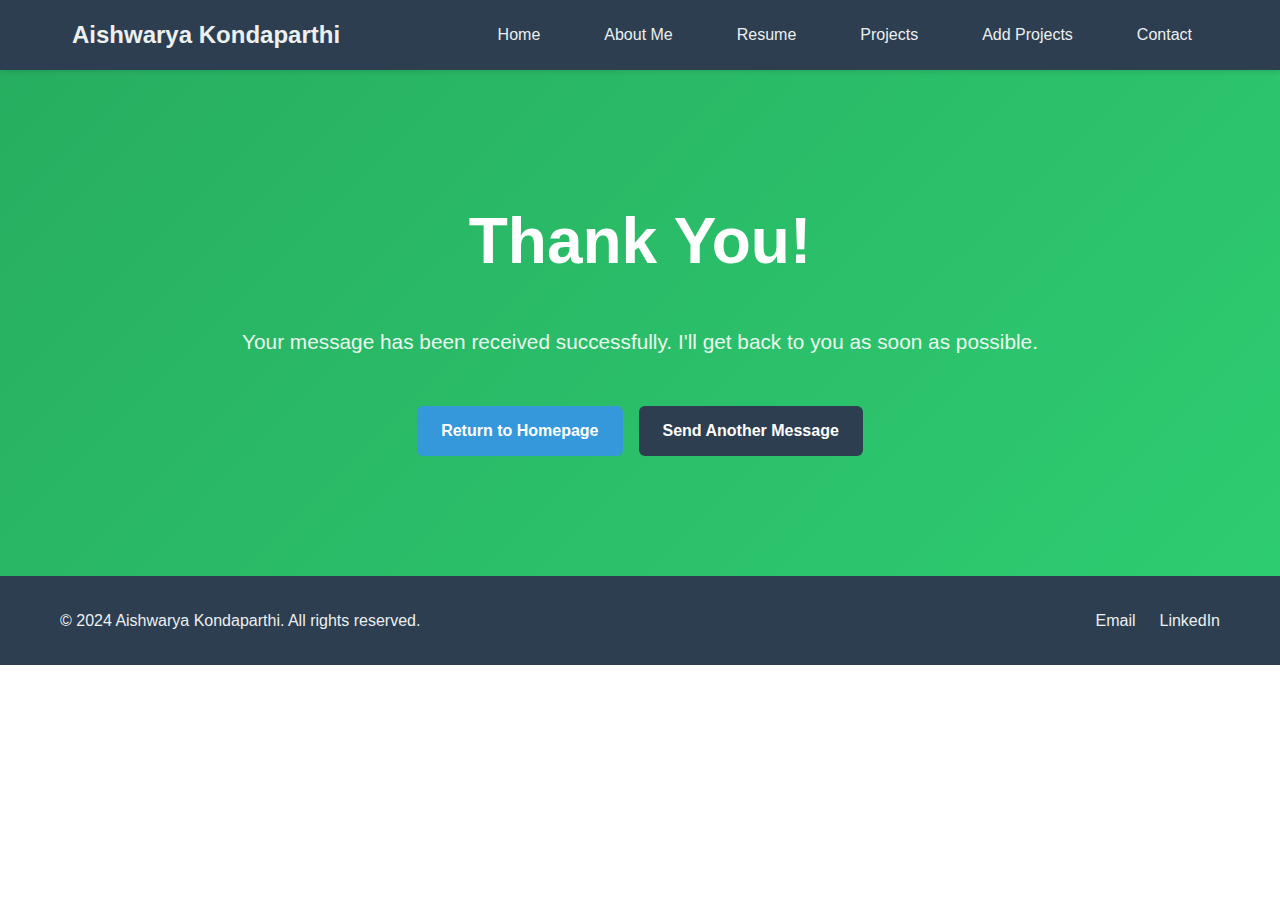
<file: templates/thankyou.html>
<!DOCTYPE html>
<html lang="en">
<head>
    <meta charset="UTF-8">
    <meta name="viewport" content="width=device-width, initial-scale=1.0">
    <title>Thank You - Aishwarya Kondaparthi</title>
    <link rel="stylesheet" href="/static/styles.css">
</head>
<body>
    <header>
        <nav>
            <div class="nav-container">
                <div class="logo">
                    <h1>Aishwarya Kondaparthi</h1>
                </div>
                <ul class="nav-menu">
                    <li><a href="/templates/index.html">Home</a></li>
                    <li><a href="/templates/about.html">About Me</a></li>
                    <li><a href="/templates/resume.html">Resume</a></li>
                    <li><a href="/templates/projects.html">Projects</a></li>
                    <li><a href="/templates/add_project.html">Add Projects</a></li>
                    <li><a href="/templates/contact.html">Contact</a></li>
                </ul>
            </div>
        </nav>
    </header>

    <main>
        <section class="thankyou-hero">
            <div class="container">
                <div class="thankyou-content">
                    <h1>Thank You!</h1>
                    <p>Your message has been received successfully. I'll get back to you as soon as possible.</p>
                    <div class="thankyou-actions">
                        <a href="/templates/index.html" class="btn btn-primary">Return to Homepage</a>
                        <a href="/templates/contact.html" class="btn btn-secondary">Send Another Message</a>
                    </div>
                </div>
            </div>
        </section>
    </main>

    <footer>
        <div class="container">
            <p>&copy; 2024 Aishwarya Kondaparthi. All rights reserved.</p>
            <div class="social-links">
                <a href="mailto:aikonda@iu.edu">Email</a>
                <a href="https://www.linkedin.com/in/aishwarya-kondaparthi">LinkedIn</a>
            </div>
        </div>
    </footer>
</body>
</html>
</file>
<file: static/styles.css>
/* Copied from root styles.css to preserve look and feel */
/* Reset and Base Styles */
* {
    margin: 0;
    padding: 0;
    box-sizing: border-box;
}

body {
    font-family: 'Segoe UI', Tahoma, Geneva, Verdana, sans-serif;
    line-height: 1.6;
    color: #333;
    background-color: #ffffff;
}

.container {
    max-width: 1200px;
    margin: 0 auto;
    padding: 0 20px;
}

/* Navigation */
header {
    background: #2c3e50;
    box-shadow: 0 2px 5px rgba(0,0,0,0.1);
    position: sticky;
    top: 0;
    z-index: 1000;
}

.nav-container {
    display: flex;
    justify-content: space-between;
    align-items: center;
    padding: 1rem 2rem;
    max-width: 1200px;
    margin: 0 auto;
}

.logo h1 {
    color: #ecf0f1;
    font-size: 1.5rem;
    font-weight: 600;
}

.nav-menu {
    display: flex;
    list-style: none;
    gap: 2rem;
}

.nav-menu a {
    text-decoration: none;
    color: #ecf0f1;
    font-weight: 500;
    transition: color 0.3s ease;
    padding: 0.5rem 1rem;
    border-radius: 4px;
}

.nav-menu a:hover,
.nav-menu a.active {
    color: #3498db;
    background: rgba(52, 152, 219, 0.1);
}

/* Buttons */
.btn {
    display: inline-block;
    padding: 12px 24px;
    text-decoration: none;
    border-radius: 6px;
    font-weight: 600;
    transition: all 0.3s ease;
    border: none;
    cursor: pointer;
    text-align: center;
}

.btn-primary {
    background: #3498db;
    color: white;
}

.btn-primary:hover {
    background: #2980b9;
    transform: translateY(-2px);
    box-shadow: 0 5px 15px rgba(52, 152, 219, 0.3);
}

.btn-secondary {
    background: #2c3e50;
    color: white;
}

.btn-secondary:hover {
    background: #34495e;
    transform: translateY(-2px);
    box-shadow: 0 5px 15px rgba(44, 62, 80, 0.3);
}

.btn-outline {
    background: transparent;
    color: #3498db;
    border: 2px solid #3498db;
}

.btn-outline:hover {
    background: #3498db;
    color: white;
    transform: translateY(-2px);
}

/* Portfolio Hero Section */
.portfolio-hero {
    background: linear-gradient(135deg, #2c3e50 0%, #34495e 100%);
    color: white;
    padding: 100px 0;
    min-height: 80vh;
    display: flex;
    align-items: center;
}

.hero-content {
    display: grid;
    grid-template-columns: 2fr 1fr;
    gap: 4rem;
    align-items: center;
}

.hero-text h1 {
    font-size: 3.5rem;
    margin-bottom: 1rem;
    font-weight: 700;
    line-height: 1.2;
}

.hero-subtitle {
    font-size: 1.5rem;
    margin-bottom: 1.5rem;
    color: #ecf0f1;
    font-weight: 500;
}

.hero-description {
    font-size: 1.1rem;
    margin-bottom: 1.5rem;
    color: #bdc3c7;
    line-height: 1.7;
    max-width: 600px;
}

.hero-description:last-of-type {
    margin-bottom: 2.5rem;
}

.hero-buttons {
    display: flex;
    gap: 1rem;
    flex-wrap: wrap;
}

.hero-image {
    display: flex;
    justify-content: center;
    align-items: center;
}

.hero-image .profile-photo {
    width: 100%;
    max-width: 300px;
    border-radius: 50%;
    box-shadow: 0 20px 40px rgba(0,0,0,0.3);
    border: 4px solid #3498db;
}

/* Strengths Section */
.strengths-section {
    padding: 100px 0;
    background: #f8f9fa;
}

.strengths-section h2 {
    text-align: center;
    margin-bottom: 4rem;
    font-size: 2.5rem;
    color: #2c3e50;
}

.strengths-grid {
    display: grid;
    grid-template-columns: repeat(auto-fit, minmax(300px, 1fr));
    gap: 3rem;
}

.strength-card {
    background: white;
    padding: 3rem 2rem;
    border-radius: 15px;
    box-shadow: 0 10px 30px rgba(0,0,0,0.1);
    text-align: center;
    transition: transform 0.3s ease, box-shadow 0.3s ease;
    border-top: 4px solid #3498db;
}

.strength-card:hover {
    transform: translateY(-10px);
    box-shadow: 0 20px 40px rgba(0,0,0,0.15);
}

.strength-icon {
    font-size: 3rem;
    margin-bottom: 1.5rem;
}

.strength-card h3 {
    color: #2c3e50;
    margin-bottom: 1rem;
    font-size: 1.5rem;
}

.strength-card p {
    color: #7f8c8d;
    line-height: 1.7;
}

/* Focus Areas Section */
.focus-section {
    padding: 100px 0;
    background: white;
}

.focus-section h2 {
    text-align: center;
    margin-bottom: 4rem;
    font-size: 2.5rem;
    color: #2c3e50;
}

.focus-grid {
    display: grid;
    grid-template-columns: repeat(auto-fit, minmax(300px, 1fr));
    gap: 2rem;
}

.focus-card {
    background: #f8f9fa;
    padding: 2.5rem 2rem;
    border-radius: 10px;
    border-left: 4px solid #3498db;
    transition: transform 0.3s ease;
}

.focus-card:hover {
    transform: translateX(10px);
}

.focus-card h3 {
    color: #2c3e50;
    margin-bottom: 1.5rem;
    font-size: 1.4rem;
}

.focus-card ul {
    list-style: none;
}

.focus-card li {
    padding: 0.5rem 0;
    color: #555;
    position: relative;
    padding-left: 1.5rem;
}

.focus-card li:before {
    content: "▸";
    color: #3498db;
    position: absolute;
    left: 0;
    font-weight: bold;
}

/* Achievements Section */
.achievements-section {
    padding: 100px 0;
    background: linear-gradient(135deg, #3498db 0%, #2c3e50 100%);
    color: white;
}

.achievements-section h2 {
    text-align: center;
    margin-bottom: 4rem;
    font-size: 2.5rem;
}

.achievements-grid {
    display: grid;
    grid-template-columns: repeat(auto-fit, minmax(250px, 1fr));
    gap: 3rem;
}

.achievement-item {
    text-align: center;
    padding: 2rem;
}

.achievement-number {
    font-size: 3.5rem;
    font-weight: 700;
    margin-bottom: 1rem;
    color: #ecf0f1;
    text-shadow: 2px 2px 4px rgba(0,0,0,0.3);
}

.achievement-item p {
    font-size: 1.1rem;
    line-height: 1.6;
    color: #ecf0f1;
}

/* Quick Links Section */
.quick-links {
    padding: 100px 0;
    background: #f8f9fa;
}

.quick-links h2 {
    text-align: center;
    margin-bottom: 4rem;
    font-size: 2.5rem;
    color: #2c3e50;
}

.link-cards {
    display: grid;
    grid-template-columns: repeat(auto-fit, minmax(300px, 1fr));
    gap: 2rem;
}

.link-card {
    background: white;
    padding: 3rem 2rem;
    border-radius: 15px;
    box-shadow: 0 10px 30px rgba(0,0,0,0.1);
    text-align: center;
    transition: transform 0.3s ease;
    border-bottom: 4px solid #3498db;
}

.link-card:hover {
    transform: translateY(-10px);
    box-shadow: 0 20px 40px rgba(0,0,0,0.15);
}

.link-card h3 {
    color: #2c3e50;
    margin-bottom: 1.5rem;
    font-size: 1.5rem;
}

.link-card p {
    color: #7f8c8d;
    margin-bottom: 2rem;
    line-height: 1.7;
}

/* About Page */
.about-hero {
    background: linear-gradient(135deg, #3498db 0%, #2c3e50 100%);
    color: white;
    padding: 80px 0;
    text-align: center;
}

.about-hero h1 {
    font-size: 3rem;
}

.about-content {
    padding: 80px 0;
}

.about-grid {
    display: grid;
    grid-template-columns: 2fr 1fr;
    gap: 4rem;
    align-items: start;
}

.about-text h2 {
    color: #2c3e50;
    margin-bottom: 1.5rem;
    font-size: 2.5rem;
}

.about-text h3 {
    color: #3498db;
    margin: 2rem 0 1rem 0;
    font-size: 1.4rem;
}

.about-text p {
    margin-bottom: 1rem;
    color: #555;
    line-height: 1.8;
}

.about-image {
    position: sticky;
    top: 100px;
    min-height: 400px;
    display: flex;
    align-items: center;
    justify-content: center;
}

.about-image .profile-photo {
    width: 100%;
    max-width: 350px;
    border-radius: 10px;
    box-shadow: 0 10px 30px rgba(0,0,0,0.2);
    display: block;
}

.image-placeholder {
    background: #ecf0f1;
    padding: 3rem 2rem;
    border-radius: 10px;
    text-align: center;
    color: #7f8c8d;
    border: 2px dashed #bdc3c7;
    width: 100%;
    max-width: 350px;
}

/* Resume Page */
.resume-hero {
    background: linear-gradient(135deg, #2c3e50 0%, #3498db 100%);
    color: white;
    padding: 80px 0;
    text-align: center;
}

.resume-hero h1 {
    font-size: 3rem;
    margin-bottom: 2rem;
}

.resume-content {
    padding: 80px 0;
}

.resume-section {
    margin-bottom: 3rem;
}

.resume-section h2 {
    color: #2c3e50;
    border-bottom: 3px solid #3498db;
    padding-bottom: 0.5rem;
    margin-bottom: 2rem;
    font-size: 2rem;
}

.resume-item {
    margin-bottom: 2.5rem;
    padding-left: 1rem;
    border-left: 3px solid #ecf0f1;
}

.resume-item h3 {
    color: #2c3e50;
    margin-bottom: 0.5rem;
    font-size: 1.3rem;
}

.location {
    color: #7f8c8d;
    font-weight: 600;
    margin-bottom: 0.25rem;
}

.date {
    color: #3498db;
    font-style: italic;
    margin-bottom: 1rem;
}

.resume-item ul {
    list-style-position: outside;
    margin-left: 1rem;
}

.resume-item li {
    margin-bottom: 0.5rem;
    color: #555;
}

.contact-info {
    background: #f8f9fa;
    padding: 2rem;
    border-radius: 10px;
    margin-bottom: 2rem;
}

.contact-info p {
    margin-bottom: 0.5rem;
}

.contact-info a {
    color: #3498db;
    text-decoration: none;
}

.contact-info a:hover {
    text-decoration: underline;
}

.skills-grid {
    display: grid;
    grid-template-columns: repeat(auto-fit, minmax(250px, 1fr));
    gap: 2rem;
}

.skill-category {
    background: #f8f9fa;
    padding: 1.5rem;
    border-radius: 8px;
}

.skill-category h4 {
    color: #2c3e50;
    margin-bottom: 1rem;
}

/* Projects Page */
.projects-hero {
    background: linear-gradient(135deg, #3498db 0%, #2c3e50 100%);
    color: white;
    padding: 80px 0;
    text-align: center;
}

.projects-hero h1 {
    font-size: 3rem;
    margin-bottom: 1rem;
}

.projects-content {
    padding: 80px 0;
}

.project-grid {
    display: grid;
    gap: 3rem;
}

.project-card {
    background: white;
    border-radius: 10px;
    box-shadow: 0 5px 15px rgba(0,0,0,0.1);
    overflow: hidden;
    transition: transform 0.3s ease;
}

.project-card:hover {
    transform: translateY(-5px);
}

.project-header {
    background: #2c3e50;
    color: white;
    padding: 2rem;
}

.project-header h2 {
    margin-bottom: 0.5rem;
    font-size: 1.5rem;
}

.project-date {
    color: #bdc3c7;
    font-style: italic;
}

.project-details {
    padding: 2rem;
}

.project-details h3 {
    color: #2c3e50;
    margin: 1.5rem 0 1rem 0;
    font-size: 1.2rem;
}

.project-details p {
    color: #555;
    line-height: 1.6;
    margin-bottom: 1rem;
}

.tech-tags {
    display: flex;
    flex-wrap: wrap;
    gap: 0.5rem;
    margin-top: 1rem;
}

.tech-tag {
    background: #ecf0f1;
    color: #2c3e50;
    padding: 0.3rem 0.8rem;
    border-radius: 20px;
    font-size: 0.9rem;
    font-weight: 500;
}

/* Contact Page */
.contact-hero {
    background: linear-gradient(135deg, #2c3e50 0%, #3498db 100%);
    color: white;
    padding: 80px 0;
    text-align: center;
}

.contact-hero h1 {
    font-size: 3rem;
    margin-bottom: 1rem;
}

.contact-content {
    padding: 80px 0;
}

.contact-grid {
    display: grid;
    grid-template-columns: 1fr 2fr;
    gap: 4rem;
}

.contact-info h2 {
    color: #2c3e50;
    margin-bottom: 2rem;
    font-size: 2rem;
}

.contact-item {
    margin-bottom: 2rem;
}

.contact-item h3 {
    color: #3498db;
    margin-bottom: 0.5rem;
    font-size: 1.2rem;
}

.contact-item a {
    color: #2c3e50;
    text-decoration: none;
}

.contact-item a:hover {
    color: #3498db;
    text-decoration: underline;
}

.contact-form {
    background: #f8f9fa;
    padding: 2rem;
    border-radius: 10px;
}

.contact-form h2 {
    color: #2c3e50;
    margin-bottom: 2rem;
    font-size: 2rem;
}

.form-group {
    margin-bottom: 1.5rem;
}

.form-group label {
    display: block;
    margin-bottom: 0.5rem;
    color: #2c3e50;
    font-weight: 600;
}

.form-group input,
.form-group textarea {
    width: 100%;
    padding: 12px;
    border: 2px solid #e1e8ed;
    border-radius: 6px;
    font-size: 1rem;
    transition: border-color 0.3s ease;
}

.form-group input:focus,
.form-group textarea:focus {
    outline: none;
    border-color: #3498db;
}

.error-message {
    color: #e74c3c;
    font-size: 0.9rem;
    margin-top: 0.25rem;
    display: block;
}

/* Thank You Page */
.thankyou-hero {
    background: linear-gradient(135deg, #27ae60 0%, #2ecc71 100%);
    color: white;
    padding: 120px 0;
    text-align: center;
}

.thankyou-content h1 {
    font-size: 4rem;
    margin-bottom: 2rem;
}

.thankyou-content p {
    font-size: 1.3rem;
    margin-bottom: 3rem;
    opacity: 0.9;
}

.thankyou-actions {
    display: flex;
    gap: 1rem;
    justify-content: center;
    flex-wrap: wrap;
}

/* Footer */
footer {
    background: #2c3e50;
    color: #ecf0f1;
    padding: 2rem 0;
    text-align: center;
}

footer .container {
    display: flex;
    justify-content: space-between;
    align-items: center;
    flex-wrap: wrap;
    gap: 1rem;
}

.social-links {
    display: flex;
    gap: 1.5rem;
}

.social-links a {
    color: #ecf0f1;
    text-decoration: none;
    transition: color 0.3s ease;
}

.social-links a:hover {
    color: #3498db;
}

/* Responsive Design */
@media (max-width: 768px) {
    .nav-container {
        flex-direction: column;
        gap: 1rem;
    }

    .nav-menu {
        flex-wrap: wrap;
        justify-content: center;
    }

    .hero-content {
        grid-template-columns: 1fr;
        gap: 2rem;
        text-align: center;
    }

    .hero-text h1 {
        font-size: 2.5rem;
    }

    .hero-subtitle {
        font-size: 1.3rem;
    }

    .hero-buttons {
        justify-content: center;
    }

    .about-grid {
        grid-template-columns: 1fr;
        gap: 2rem;
    }

    .contact-grid {
        grid-template-columns: 1fr;
        gap: 2rem;
    }

    .link-cards,
    .strengths-grid,
    .focus-grid,
    .achievements-grid {
        grid-template-columns: 1fr;
    }

    .skills-grid {
        grid-template-columns: 1fr;
    }

    footer .container {
        flex-direction: column;
        text-align: center;
    }

    .hero-buttons,
    .thankyou-actions {
        flex-direction: column;
        align-items: center;
    }

    .btn {
        width: 100%;
        max-width: 300px;
    }
}

@media (max-width: 480px) {
    .container {
        padding: 0 15px;
    }

    .hero-text h1 {
        font-size: 2rem;
    }

    .hero-subtitle {
        font-size: 1.1rem;
    }

    .about-hero h1,
    .resume-hero h1,
    .projects-hero h1,
    .contact-hero h1,
    .strengths-section h2,
    .focus-section h2,
    .quick-links h2 {
        font-size: 2rem;
    }

    .project-header,
    .project-details {
        padding: 1.5rem;
    }

    .strength-card,
    .focus-card,
    .link-card {
        padding: 2rem 1.5rem;
    }

    .achievement-number {
        font-size: 2.5rem;
    }
}

/* About Page Animations */
.fade-in {
    opacity: 0;
    transform: translateY(30px);
    transition: all 0.8s ease;
}

.fade-in-delay {
    opacity: 0;
    transform: translateY(30px);
    transition: all 0.8s ease 0.3s;
}

.slide-in-left {
    opacity: 0;
    transform: translateX(-50px);
    transition: all 0.8s ease;
}

.slide-in-right {
    opacity: 0;
    transform: translateX(50px);
    transition: all 0.8s ease;
}

.float-animation {
    animation: float 6s ease-in-out infinite;
}

@keyframes float {
    0% { transform: translateY(0px); }
    50% { transform: translateY(-20px); }
    100% { transform: translateY(0px); }
}

/* About Page Story Sections */
.story-section {
    margin-bottom: 3rem;
    padding: 2rem;
    background: #f8f9fa;
    border-radius: 10px;
    border-left: 4px solid #3498db;
    transition: transform 0.3s ease, box-shadow 0.3s ease;
}

.story-section:hover {
    transform: translateY(-5px);
    box-shadow: 0 10px 30px rgba(0,0,0,0.1);
}

.story-section h2 {
    color: #2c3e50;
    margin-bottom: 1rem;
    font-size: 1.5rem;
}

.story-section p {
    color: #555;
    line-height: 1.7;
    font-size: 1.05rem;
}

/* Values Section */
.values-section {
    margin-top: 4rem;
    padding: 2rem;
    background: white;
    border-radius: 15px;
    box-shadow: 0 5px 20px rgba(0,0,0,0.1);
}

.values-section h3 {
    color: #2c3e50;
    text-align: center;
    margin-bottom: 2rem;
    font-size: 1.8rem;
}

.values-grid {
    display: grid;
    grid-template-columns: repeat(auto-fit, minmax(250px, 1fr));
    gap: 2rem;
}

.value-item {
    text-align: center;
    padding: 1.5rem;
    transition: transform 0.3s ease;
}

.value-item:hover {
    transform: translateY(-5px);
}

.value-icon {
    font-size: 2.5rem;
    margin-bottom: 1rem;
    display: block;
}

.value-item h4 {
    color: #3498db;
    margin-bottom: 1rem;
    font-size: 1.2rem;
}

.value-item p {
    color: #7f8c8d;
    line-height: 1.6;
}

/* Personal Interests */
.personal-interests {
    margin-top: 3rem;
    padding: 2rem;
    background: white;
    border-radius: 15px;
    box-shadow: 0 5px 20px rgba(0,0,0,0.1);
}

.personal-interests h3 {
    color: #2c3e50;
    text-align: center;
    margin-bottom: 1.5rem;
    font-size: 1.4rem;
}

.interests-list {
    display: flex;
    flex-direction: column;
    gap: 1rem;
}

.interest-item {
    display: flex;
    align-items: center;
    gap: 1rem;
    padding: 1rem;
    background: #f8f9fa;
    border-radius: 8px;
    transition: transform 0.3s ease;
}

.interest-item:hover {
    transform: translateX(10px);
    background: #ecf0f1;
}

.interest-icon {
    font-size: 1.5rem;
}

.interest-item span:last-child {
    color: #2c3e50;
    font-weight: 500;
}

/* About Page Hero */
.about-hero .hero-subtitle {
    font-size: 1.3rem;
    color: #ecf0f1;
    margin-top: 1rem;
    opacity: 0.9;
}

/* Enhanced About Image */
.about-image .profile-photo {
    width: 100%;
    max-width: 350px;
    border-radius: 15px;
    box-shadow: 0 20px 40px rgba(0,0,0,0.2);
    display: block;
}

/* Responsive Design for About Page */
@media (max-width: 768px) {
    .story-section {
        padding: 1.5rem;
        margin-bottom: 2rem;
    }
    
    .values-grid {
        grid-template-columns: 1fr;
        gap: 1.5rem;
    }
    
    .personal-interests {
        margin-top: 2rem;
        padding: 1.5rem;
    }
    
    .interests-list {
        gap: 0.8rem;
    }
    
    .interest-item {
        padding: 0.8rem;
    }
}

@media (max-width: 480px) {
    .story-section {
        padding: 1rem;
    }
    
    .story-section h2 {
        font-size: 1.3rem;
    }
    
    .values-section,
    .personal-interests {
        padding: 1rem;
    }
}

/* Project Page Enhancements */
.project-badges {
    display: flex;
    gap: 0.5rem;
    margin-bottom: 1.5rem;
    flex-wrap: wrap;
}

.badge {
    padding: 0.4rem 0.8rem;
    border-radius: 20px;
    font-size: 0.8rem;
    font-weight: 600;
    text-transform: uppercase;
    letter-spacing: 0.5px;
}

.badge-conference {
    background: #3498db;
    color: white;
}

.badge-research {
    background: #9b59b6;
    color: white;
}

.badge-ml {
    background: #e74c3c;
    color: white;
}

.badge-image {
    background: #f39c12;
    color: white;
}

.project-links {
    display: flex;
    gap: 1rem;
    margin-top: 2rem;
    flex-wrap: wrap;
}

.project-links .btn {
    display: flex;
    align-items: center;
    gap: 0.5rem;
    padding: 10px 20px;
    font-size: 0.9rem;
    transition: all 0.3s ease;
}

.project-links .btn:hover {
    transform: translateY(-3px);
    box-shadow: 0 5px 15px rgba(52, 152, 219, 0.3);
}

/* Enhanced Project Cards */
.project-card {
    background: white;
    border-radius: 15px;
    box-shadow: 0 10px 30px rgba(0,0,0,0.1);
    overflow: hidden;
    transition: all 0.3s ease;
    border: 1px solid #e1e8ed;
}

.project-card:hover {
    transform: translateY(-10px);
    box-shadow: 0 20px 40px rgba(0,0,0,0.15);
}

.project-header {
    background: linear-gradient(135deg, #2c3e50 0%, #3498db 100%);
    color: white;
    padding: 2.5rem 2rem;
    position: relative;
}

.project-header h2 {
    margin-bottom: 0.5rem;
    font-size: 1.6rem;
    line-height: 1.3;
}

.project-date {
    color: #bdc3c7;
    font-style: italic;
    font-size: 0.9rem;
}

.project-details {
    padding: 2.5rem;
}

.project-details h3 {
    color: #2c3e50;
    margin: 2rem 0 1rem 0;
    font-size: 1.3rem;
    border-bottom: 2px solid #ecf0f1;
    padding-bottom: 0.5rem;
}

.project-details h3:first-of-type {
    margin-top: 0;
}

.project-details p {
    color: #555;
    line-height: 1.7;
    margin-bottom: 1rem;
    font-size: 1.05rem;
}

.project-details ul {
    list-style-position: outside;
    margin-left: 1rem;
}

.project-details li {
    margin-bottom: 0.8rem;
    color: #555;
    line-height: 1.6;
    position: relative;
    padding-left: 0.5rem;
}

.tech-tags {
    display: flex;
    flex-wrap: wrap;
    gap: 0.5rem;
    margin-top: 1rem;
}

.tech-tag {
    background: linear-gradient(135deg, #ecf0f1 0%, #bdc3c7 100%);
    color: #2c3e50;
    padding: 0.4rem 1rem;
    border-radius: 20px;
    font-size: 0.85rem;
    font-weight: 500;
    border: 1px solid #bdc3c7;
    transition: all 0.3s ease;
}

.tech-tag:hover {
    background: linear-gradient(135deg, #3498db 0%, #2980b9 100%);
    color: white;
    transform: translateY(-2px);
}

/* Responsive Design for Project Links */
@media (max-width: 768px) {
    .project-links {
        flex-direction: column;
    }
    
    .project-links .btn {
        width: 100%;
        justify-content: center;
    }
    
    .project-header {
        padding: 2rem 1.5rem;
    }
    
    .project-details {
        padding: 2rem 1.5rem;
    }
    
    .project-header h2 {
        font-size: 1.4rem;
    }
}

@media (max-width: 480px) {
    .project-badges {
        justify-content: center;
    }
    
    .tech-tags {
        justify-content: center;
    }
    
    .project-header {
        padding: 1.5rem 1rem;
    }
    
    .project-details {
        padding: 1.5rem 1rem;
    }
    
    .project-header h2 {
        font-size: 1.2rem;
    }
}
</file>
